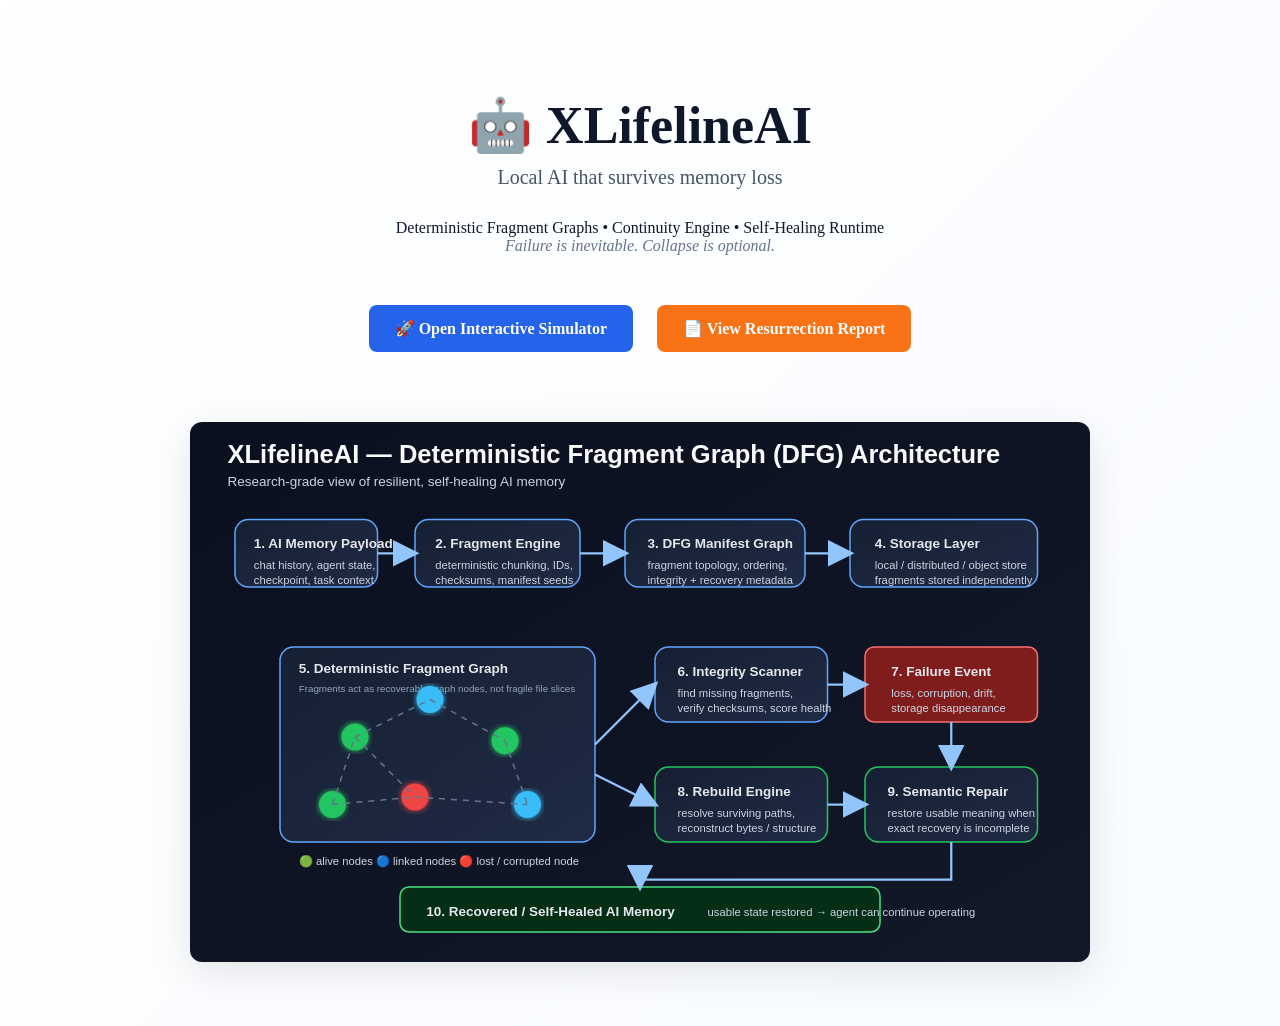
<file: docs/index.html>
<!DOCTYPE html>
<html lang="en">
<head>
<meta charset="UTF-8" />
<meta name="viewport" content="width=device-width, initial-scale=1.0" />
<title>XLifelineAI</title>

<style>
body {
  margin: 0;
  font-family: -apple-system, BlinkMacSystemFont, "Segoe UI", Roboto;
  background: linear-gradient(135deg, #ffffff, #f8fbff);
  color: #0f172a;
  text-align: center;
}

.container {
  max-width: 1000px;
  margin: auto;
  padding: 60px 20px;
}

h1 {
  font-size: 52px;
  margin-bottom: 10px;
}

.subtitle {
  font-size: 20px;
  color: #475569;
  margin-bottom: 30px;
}

.tagline {
  font-style: italic;
  color: #64748b;
  margin-bottom: 40px;
}

.buttons {
  margin: 40px 0;
}

.btn {
  display: inline-block;
  margin: 10px;
  padding: 14px 26px;
  border-radius: 8px;
  text-decoration: none;
  font-weight: 600;
  color: white;
  transition: 0.2s;
}

.btn-blue {
  background: #2563eb;
}

.btn-orange {
  background: #f97316;
}

.btn:hover {
  transform: translateY(-2px);
  opacity: 0.9;
}

.preview {
  margin-top: 60px;
}

.preview img {
  width: 100%;
  max-width: 900px;
  border-radius: 12px;
  box-shadow: 0 10px 40px rgba(0,0,0,0.1);
}
</style>

</head>

<body>

<div class="container">

<h1>🤖 XLifelineAI</h1>

<div class="subtitle">
Local AI that survives memory loss
</div>

<div>
Deterministic Fragment Graphs • Continuity Engine • Self-Healing Runtime
</div>

<div class="tagline">
Failure is inevitable. Collapse is optional.
</div>

<div class="buttons">
  <a class="btn btn-blue" href="./simulator/index.html">🚀 Open Interactive Simulator</a>
  <a class="btn btn-orange" href="./demo/resurrection_report.html">📄 View Resurrection Report</a>
</div>

<div class="preview">
  <img src="./dfg_architecture.svg" alt="Architecture Preview">
</div>

</div>

</body>
</html>
</file>
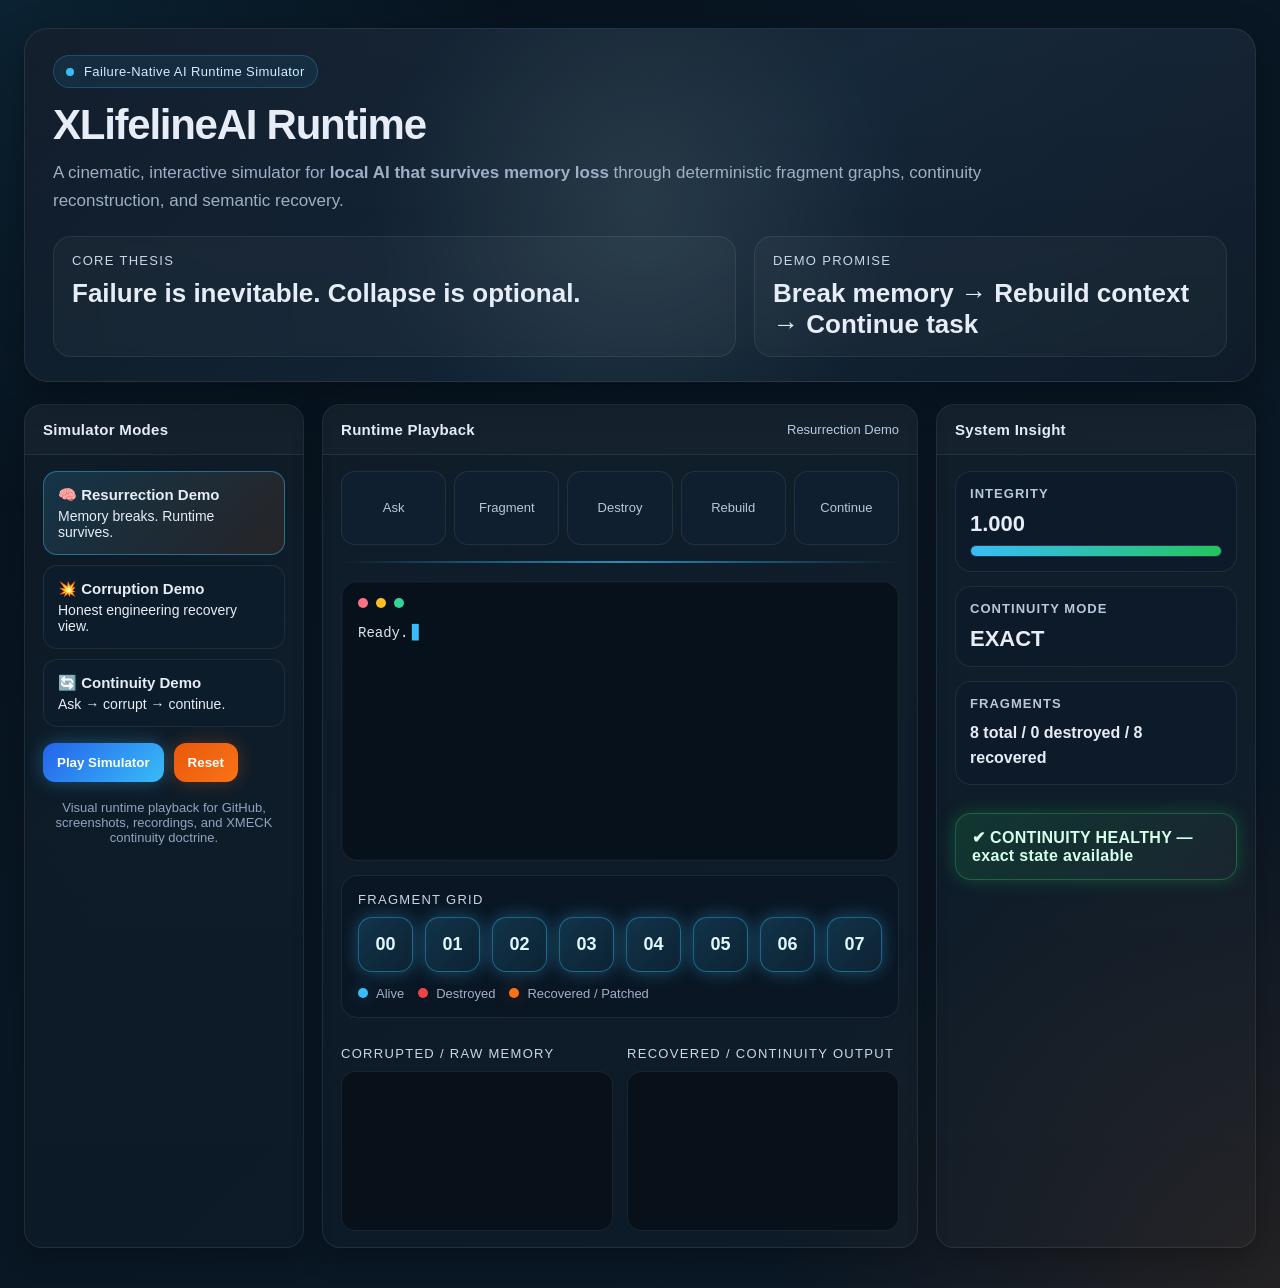
<file: docs/simulator/index.html>
<!DOCTYPE html>
<html lang="en">
<head>
  <meta charset="UTF-8" />
  <meta name="viewport" content="width=device-width, initial-scale=1.0" />
  <title>XLifelineAI Runtime Simulator</title>
  <link rel="stylesheet" href="./graph.css" />
</head>
<body>
  <div class="wrap">
    <section class="hero">
      <div class="eyebrow"><span class="pulse-dot"></span> Failure-Native AI Runtime Simulator</div>
      <h1>XLifelineAI Runtime</h1>
      <div class="sub">
        A cinematic, interactive simulator for <b>local AI that survives memory loss</b> through deterministic fragment graphs, continuity reconstruction, and semantic recovery.
      </div>

      <div class="hero-grid">
        <div class="mini-card">
          <div class="mini-title">Core Thesis</div>
          <div class="mini-value">Failure is inevitable. Collapse is optional.</div>
        </div>
        <div class="mini-card">
          <div class="mini-title">Demo Promise</div>
          <div class="mini-value">Break memory → Rebuild context → Continue task</div>
        </div>
      </div>
    </section>

    <div class="layout">
      <!-- LEFT -->
      <aside class="panel">
        <div class="panel-head">
          <div class="panel-title">Simulator Modes</div>
        </div>
        <div class="panel-body">
          <div class="modes">
            <button class="mode-btn active" data-mode="resurrection">
              <b>🧠 Resurrection Demo</b>
              Memory breaks. Runtime survives.
            </button>
            <button class="mode-btn" data-mode="corruption">
              <b>💥 Corruption Demo</b>
              Honest engineering recovery view.
            </button>
            <button class="mode-btn" data-mode="continuity">
              <b>🔄 Continuity Demo</b>
              Ask → corrupt → continue.
            </button>
          </div>

          <div class="action-bar">
            <button class="btn" id="playBtn">Play Simulator</button>
            <button class="btn secondary" id="resetBtn">Reset</button>
          </div>

          <div class="footer-note">
            Visual runtime playback for GitHub, screenshots, recordings, and XMECK continuity doctrine.
          </div>
        </div>
      </aside>

      <!-- CENTER -->
      <main class="panel">
        <div class="panel-head">
          <div class="panel-title">Runtime Playback</div>
          <div id="modeLabel" class="panel-tag">Resurrection Demo</div>
        </div>
        <div class="panel-body">
          <div class="timeline" id="timeline">
            <div class="step" data-step="0">Ask</div>
            <div class="step" data-step="1">Fragment</div>
            <div class="step" data-step="2">Destroy</div>
            <div class="step" data-step="3">Rebuild</div>
            <div class="step" data-step="4">Continue</div>
          </div>

          <div class="flow-line"></div>

          <div class="stack">
            <div class="terminal">
              <div class="term-head">
                <div class="term-dot red"></div>
                <div class="term-dot yellow"></div>
                <div class="term-dot green"></div>
              </div>
              <div class="term-line typing" id="terminalText">Ready.</div>
            </div>

            <div class="grid-wrap">
              <div class="mini-title">Fragment Grid</div>
              <div class="frag-grid" id="fragGrid"></div>
              <div class="legend">
                <span><i class="dot alive"></i> Alive</span>
                <span><i class="dot dead"></i> Destroyed</span>
                <span><i class="dot recovered"></i> Recovered / Patched</span>
              </div>
            </div>

            <div class="split">
              <div>
                <div class="mini-title">Corrupted / Raw Memory</div>
                <div class="codebox" id="rawBox"></div>
              </div>
              <div>
                <div class="mini-title">Recovered / Continuity Output</div>
                <div class="codebox" id="recoveredBox"></div>
              </div>
            </div>
          </div>
        </div>
      </main>

      <!-- RIGHT -->
      <aside class="panel">
        <div class="panel-head">
          <div class="panel-title">System Insight</div>
        </div>
        <div class="panel-body stack">
          <div class="stat">
            <h4>Integrity</h4>
            <div id="integrityText" class="stat-value">1.000</div>
            <div class="meter">
              <div id="integrityFill" class="meter-fill"></div>
            </div>
          </div>

          <div class="stat">
            <h4>Continuity Mode</h4>
            <div id="continuityMode" class="stat-value">EXACT</div>
          </div>

          <div class="stat">
            <h4>Fragments</h4>
            <div id="fragmentStats" class="stat-value small-value">8 total / 0 destroyed / 8 recovered</div>
          </div>

          <div class="status-banner ok" id="statusBanner">
            ✔ CONTINUITY HEALTHY — exact state available
          </div>
        </div>
      </aside>
    </div>
  </div>

  <script src="./simulator.js"></script>
</body>
</html>
</file>
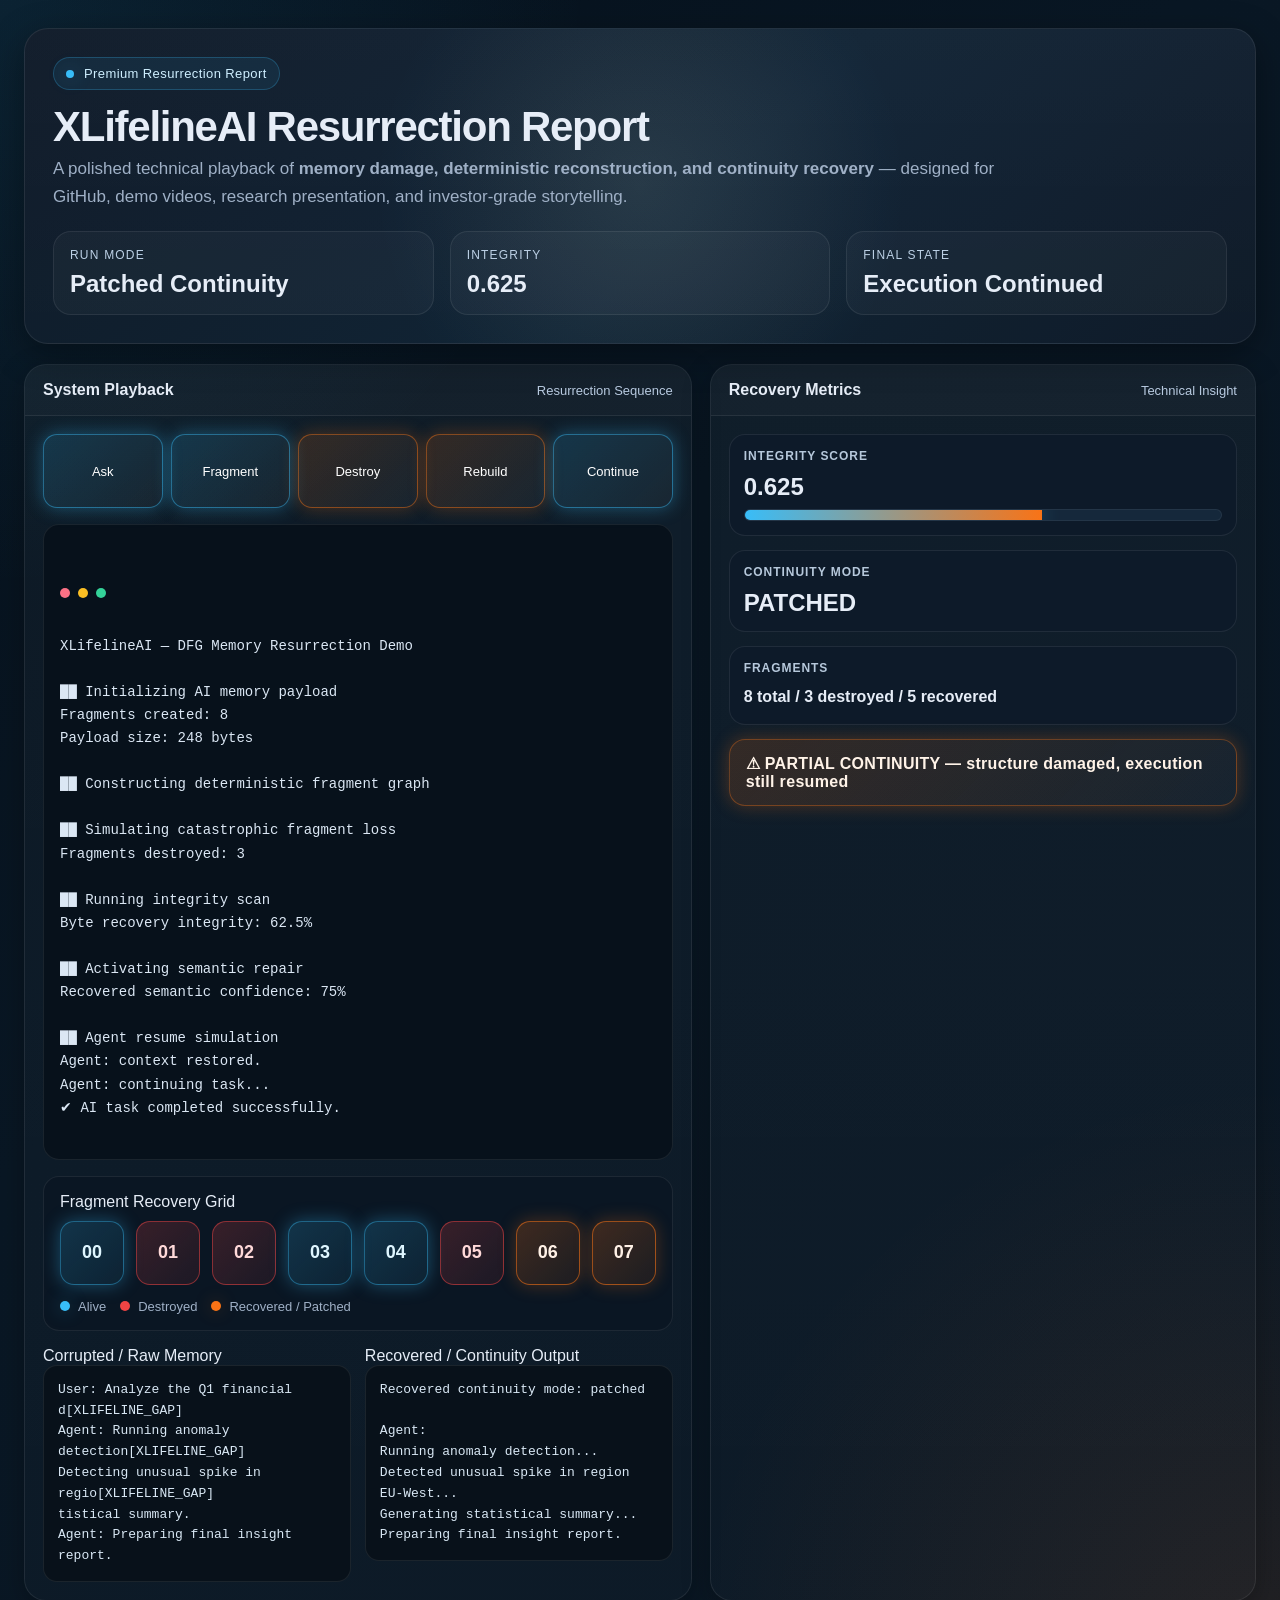
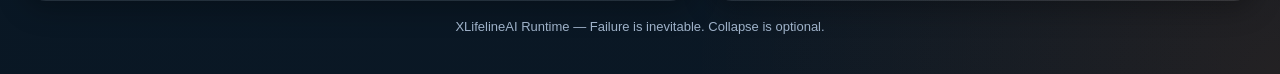
<file: docs/demo/resurrection_report.html>
<!DOCTYPE html>
<html lang="en">
<head>
  <meta charset="UTF-8" />
  <meta name="viewport" content="width=device-width, initial-scale=1.0" />
  <title>XLifelineAI Resurrection Report</title>
  <style>
    :root{
      --bg:#07111d;
      --panel:#0d1b2a;
      --panel2:#11263a;
      --text:#e6edf7;
      --muted:#9fb0c6;
      --blue:#38bdf8;
      --orange:#f97316;
      --green:#22c55e;
      --red:#ef4444;
      --border:rgba(255,255,255,.08);
      --glow-blue:0 0 18px rgba(56,189,248,.35);
      --glow-orange:0 0 18px rgba(249,115,22,.28);
      --glow-green:0 0 18px rgba(34,197,94,.28);
    }

    *{box-sizing:border-box}
    html,body{
      margin:0;
      padding:0;
      font-family:Inter,Segoe UI,Arial,sans-serif;
      color:var(--text);
      background:
        radial-gradient(circle at top left, rgba(56,189,248,.10), transparent 28%),
        radial-gradient(circle at bottom right, rgba(249,115,22,.10), transparent 28%),
        linear-gradient(135deg,#06111c 0%, #091724 40%, #0b1825 100%);
    }

    .wrap{
      max-width:1380px;
      margin:0 auto;
      padding:28px 24px 40px;
    }

    .hero{
      border:1px solid var(--border);
      border-radius:24px;
      background:
        linear-gradient(180deg, rgba(255,255,255,.03), rgba(255,255,255,.01)),
        linear-gradient(135deg, #0c1826, #0e2133 55%, #0c1826);
      box-shadow:0 10px 35px rgba(0,0,0,.35);
      padding:28px;
      position:relative;
      overflow:hidden;
      margin-bottom:20px;
    }

    .hero::before{
      content:"";
      position:absolute;
      inset:-25%;
      background:
        radial-gradient(circle, rgba(56,189,248,.10), transparent 28%),
        radial-gradient(circle, rgba(249,115,22,.08), transparent 26%);
      animation: drift 16s linear infinite;
      pointer-events:none;
    }

    @keyframes drift{
      0%{transform:translate(-4%,-2%) rotate(0deg)}
      50%{transform:translate(4%,2%) rotate(180deg)}
      100%{transform:translate(-4%,-2%) rotate(360deg)}
    }

    .eyebrow{
      display:inline-flex;
      align-items:center;
      gap:10px;
      padding:8px 12px;
      border:1px solid rgba(56,189,248,.25);
      border-radius:999px;
      background:rgba(56,189,248,.08);
      color:#cfefff;
      font-size:13px;
      letter-spacing:.4px;
      position:relative;
      z-index:1;
    }

    .pulse{
      width:8px;height:8px;border-radius:50%;
      background:var(--blue);
      box-shadow:var(--glow-blue);
      animation:pulse 1.6s infinite;
    }

    @keyframes pulse{
      0%,100%{transform:scale(1);opacity:1}
      50%{transform:scale(1.45);opacity:.6}
    }

    h1{
      margin:14px 0 6px;
      font-size:42px;
      line-height:1.08;
      letter-spacing:-.03em;
      position:relative;
      z-index:1;
    }

    .sub{
      color:var(--muted);
      font-size:17px;
      line-height:1.65;
      max-width:980px;
      position:relative;
      z-index:1;
    }

    .hero-grid{
      display:grid;
      grid-template-columns:1fr 1fr 1fr;
      gap:16px;
      margin-top:20px;
      position:relative;
      z-index:1;
    }

    .hero-card{
      border:1px solid var(--border);
      border-radius:18px;
      background:rgba(255,255,255,.03);
      padding:16px;
    }

    .hero-card .k{
      color:#bcd0e5;
      font-size:12px;
      letter-spacing:.1em;
      text-transform:uppercase;
      margin-bottom:8px;
    }

    .hero-card .v{
      font-size:24px;
      font-weight:700;
    }

    .grid{
      display:grid;
      grid-template-columns: 1.1fr .9fr;
      gap:18px;
      margin-bottom:18px;
    }

    .panel{
      border:1px solid var(--border);
      border-radius:22px;
      background:linear-gradient(180deg, rgba(255,255,255,.03), rgba(255,255,255,.015));
      box-shadow:0 8px 28px rgba(0,0,0,.28);
      overflow:hidden;
    }

    .panel-head{
      padding:16px 18px;
      border-bottom:1px solid var(--border);
      background:rgba(255,255,255,.02);
      display:flex;
      justify-content:space-between;
      align-items:center;
      gap:10px;
    }

    .panel-title{
      font-size:16px;
      font-weight:700;
    }

    .panel-tag{
      color:#b8cae0;
      font-size:13px;
    }

    .panel-body{
      padding:18px;
    }

    .timeline{
      display:grid;
      grid-template-columns: repeat(5, 1fr);
      gap:8px;
      margin-bottom:16px;
    }

    .step{
      min-height:74px;
      border-radius:14px;
      border:1px solid var(--border);
      background:#0f1f30;
      color:#b7c7da;
      display:flex;
      align-items:center;
      justify-content:center;
      text-align:center;
      font-size:13px;
      padding:10px;
    }

    .step.active{
      color:#fff;
      border-color:rgba(56,189,248,.45);
      background:linear-gradient(135deg, rgba(56,189,248,.16), rgba(255,255,255,.04));
      box-shadow:var(--glow-blue);
    }

    .step.warn{
      border-color:rgba(249,115,22,.45);
      background:linear-gradient(135deg, rgba(249,115,22,.16), rgba(255,255,255,.04));
      box-shadow:var(--glow-orange);
      color:#fff;
    }

    .terminal{
      border:1px solid rgba(255,255,255,.08);
      background:#07111b;
      border-radius:16px;
      padding:16px;
      min-height:260px;
      font-family:ui-monospace,SFMono-Regular,Menlo,Consolas,monospace;
      font-size:14px;
      line-height:1.65;
      white-space:pre-wrap;
      color:#dbe7f4;
    }

    .term-head{
      display:flex;
      gap:8px;
      margin-bottom:14px;
    }

    .term-dot{width:10px;height:10px;border-radius:50%}
    .term-dot.red{background:#fb7185}
    .term-dot.yellow{background:#fbbf24}
    .term-dot.green{background:#34d399}

    .frag-area{
      border:1px solid rgba(255,255,255,.08);
      background:#0a1623;
      border-radius:16px;
      padding:16px;
      margin-top:16px;
    }

    .frag-grid{
      display:grid;
      grid-template-columns:repeat(8, 1fr);
      gap:12px;
      margin-top:10px;
    }

    .frag{
      aspect-ratio:1/1;
      border-radius:14px;
      display:flex;
      align-items:center;
      justify-content:center;
      font-weight:700;
      font-size:18px;
      border:1px solid rgba(255,255,255,.08);
      background:#102236;
      color:#b6c7d9;
    }

    .frag.alive{
      background:linear-gradient(135deg, rgba(56,189,248,.18), rgba(56,189,248,.08));
      border-color:rgba(56,189,248,.4);
      color:#dff6ff;
      box-shadow:var(--glow-blue);
    }

    .frag.dead{
      background:linear-gradient(135deg, rgba(239,68,68,.20), rgba(239,68,68,.08));
      border-color:rgba(239,68,68,.5);
      color:#ffd9d9;
      animation: deadBlink 1.8s infinite;
    }

    .frag.recovered{
      background:linear-gradient(135deg, rgba(249,115,22,.22), rgba(249,115,22,.08));
      border-color:rgba(249,115,22,.55);
      color:#fff1e6;
      box-shadow:var(--glow-orange);
      animation: recoverPulse 1.7s infinite;
    }

    @keyframes deadBlink{
      0%,100%{opacity:1}
      50%{opacity:.55}
    }

    @keyframes recoverPulse{
      0%,100%{transform:scale(1)}
      50%{transform:scale(1.08)}
    }

    .legend{
      display:flex;
      flex-wrap:wrap;
      gap:14px;
      margin-top:14px;
      color:var(--muted);
      font-size:13px;
    }

    .legend span{
      display:inline-flex;
      align-items:center;
      gap:8px;
    }

    .dot{
      width:10px;height:10px;border-radius:50%;
      display:inline-block;
    }

    .dot.alive{background:var(--blue); box-shadow:var(--glow-blue)}
    .dot.dead{background:var(--red)}
    .dot.recovered{background:var(--orange); box-shadow:var(--glow-orange)}

    .stack{
      display:flex;
      flex-direction:column;
      gap:14px;
    }

    .stat{
      border:1px solid rgba(255,255,255,.08);
      border-radius:16px;
      padding:14px;
      background:#0d1a29;
    }

    .stat h4{
      margin:0 0 10px 0;
      font-size:12px;
      color:#b6c8db;
      text-transform:uppercase;
      letter-spacing:.08em;
    }

    .stat-value{
      font-size:24px;
      font-weight:700;
    }

    .small-value{
      font-size:16px;
      font-weight:600;
      line-height:1.55;
    }

    .meter{
      height:12px;
      background:#15283b;
      border-radius:999px;
      overflow:hidden;
      border:1px solid rgba(255,255,255,.06);
      margin-top:8px;
    }

    .meter-fill{
      height:100%;
      width:62.5%;
      background:linear-gradient(90deg,#38bdf8,#f97316);
      box-shadow:var(--glow-blue);
    }

    .status-banner{
      padding:14px 16px;
      border-radius:16px;
      font-weight:700;
      letter-spacing:.02em;
      border:1px solid rgba(249,115,22,.35);
      background:linear-gradient(135deg, rgba(249,115,22,.16), rgba(255,255,255,.03));
      box-shadow:var(--glow-orange);
      color:#fff3e8;
    }

    .split{
      display:grid;
      grid-template-columns:1fr 1fr;
      gap:14px;
      margin-top:16px;
    }

    .codebox{
      border:1px solid rgba(255,255,255,.08);
      background:#08111a;
      border-radius:14px;
      padding:14px;
      min-height:180px;
      font-family:ui-monospace,SFMono-Regular,Menlo,Consolas,monospace;
      font-size:13px;
      line-height:1.6;
      color:#d9e8f5;
      white-space:pre-wrap;
    }

    .footer{
      margin-top:18px;
      text-align:center;
      color:#9eb1c8;
      font-size:13px;
    }

    @media (max-width: 1100px){
      .grid{grid-template-columns:1fr}
      .hero-grid{grid-template-columns:1fr}
      .split{grid-template-columns:1fr}
    }
  </style>
</head>
<body>
  <div class="wrap">
    <section class="hero">
      <div class="eyebrow"><span class="pulse"></span> Premium Resurrection Report</div>
      <h1>XLifelineAI Resurrection Report</h1>
      <div class="sub">
        A polished technical playback of <b>memory damage, deterministic reconstruction, and continuity recovery</b> — designed for GitHub, demo videos, research presentation, and investor-grade storytelling.
      </div>

      <div class="hero-grid">
        <div class="hero-card">
          <div class="k">Run Mode</div>
          <div class="v">Patched Continuity</div>
        </div>
        <div class="hero-card">
          <div class="k">Integrity</div>
          <div class="v">0.625</div>
        </div>
        <div class="hero-card">
          <div class="k">Final State</div>
          <div class="v">Execution Continued</div>
        </div>
      </div>
    </section>

    <div class="grid">
      <section class="panel">
        <div class="panel-head">
          <div class="panel-title">System Playback</div>
          <div class="panel-tag">Resurrection Sequence</div>
        </div>
        <div class="panel-body">
          <div class="timeline">
            <div class="step active">Ask</div>
            <div class="step active">Fragment</div>
            <div class="step warn">Destroy</div>
            <div class="step warn">Rebuild</div>
            <div class="step active">Continue</div>
          </div>

          <div class="terminal">
            <div class="term-head">
              <div class="term-dot red"></div>
              <div class="term-dot yellow"></div>
              <div class="term-dot green"></div>
            </div>
XLifelineAI — DFG Memory Resurrection Demo

██ Initializing AI memory payload
Fragments created: 8
Payload size: 248 bytes

██ Constructing deterministic fragment graph

██ Simulating catastrophic fragment loss
Fragments destroyed: 3

██ Running integrity scan
Byte recovery integrity: 62.5%

██ Activating semantic repair
Recovered semantic confidence: 75%

██ Agent resume simulation
Agent: context restored.
Agent: continuing task...
✔ AI task completed successfully.
          </div>

          <div class="frag-area">
            <div class="mini-title">Fragment Recovery Grid</div>
            <div class="frag-grid">
              <div class="frag alive">00</div>
              <div class="frag dead">01</div>
              <div class="frag dead">02</div>
              <div class="frag alive">03</div>
              <div class="frag alive">04</div>
              <div class="frag dead">05</div>
              <div class="frag recovered">06</div>
              <div class="frag recovered">07</div>
            </div>
            <div class="legend">
              <span><i class="dot alive"></i> Alive</span>
              <span><i class="dot dead"></i> Destroyed</span>
              <span><i class="dot recovered"></i> Recovered / Patched</span>
            </div>
          </div>

          <div class="split">
            <div>
              <div class="mini-title">Corrupted / Raw Memory</div>
              <div class="codebox">User: Analyze the Q1 financial d[XLIFELINE_GAP]
Agent: Running anomaly detection[XLIFELINE_GAP]
Detecting unusual spike in regio[XLIFELINE_GAP]
tistical summary.
Agent: Preparing final insight report.</div>
            </div>
            <div>
              <div class="mini-title">Recovered / Continuity Output</div>
              <div class="codebox">Recovered continuity mode: patched

Agent:
Running anomaly detection...
Detected unusual spike in region EU-West...
Generating statistical summary...
Preparing final insight report.</div>
            </div>
          </div>
        </div>
      </section>

      <aside class="panel">
        <div class="panel-head">
          <div class="panel-title">Recovery Metrics</div>
          <div class="panel-tag">Technical Insight</div>
        </div>
        <div class="panel-body stack">
          <div class="stat">
            <h4>Integrity Score</h4>
            <div class="stat-value">0.625</div>
            <div class="meter"><div class="meter-fill"></div></div>
          </div>

          <div class="stat">
            <h4>Continuity Mode</h4>
            <div class="stat-value">PATCHED</div>
          </div>

          <div class="stat">
            <h4>Fragments</h4>
            <div class="stat-value small-value">8 total / 3 destroyed / 5 recovered</div>
          </div>

          <div class="status-banner">
            ⚠ PARTIAL CONTINUITY — structure damaged, execution still resumed
          </div>
        </div>
      </aside>
    </div>

    <div class="footer">
      XLifelineAI Runtime — Failure is inevitable. Collapse is optional.
    </div>
  </div>
</body>
</html>
</file>
<file: docs/simulator/graph.css>
:root{
  --bg:#07111d;
  --panel:#0d1b2a;
  --panel-2:#11263a;
  --text:#e6edf7;
  --muted:#9fb0c6;
  --blue:#38bdf8;
  --orange:#f97316;
  --green:#22c55e;
  --red:#ef4444;
  --border:rgba(255,255,255,.08);
  --glow-blue:0 0 18px rgba(56,189,248,.35);
  --glow-orange:0 0 18px rgba(249,115,22,.28);
  --glow-green:0 0 18px rgba(34,197,94,.28);
  --radius:18px;
}

*{box-sizing:border-box}

html,body{
  margin:0;
  padding:0;
  background:
    radial-gradient(circle at top left, rgba(56,189,248,.10), transparent 28%),
    radial-gradient(circle at bottom right, rgba(249,115,22,.10), transparent 28%),
    linear-gradient(135deg,#06111c 0%, #091724 40%, #0b1825 100%);
  color:var(--text);
  font-family: Inter, Segoe UI, Arial, sans-serif;
  min-height:100%;
}

.wrap{
  max-width:1440px;
  margin:0 auto;
  padding:28px 24px 40px;
}

.hero{
  position:relative;
  overflow:hidden;
  border:1px solid var(--border);
  border-radius:24px;
  background:
    linear-gradient(180deg, rgba(255,255,255,.03), rgba(255,255,255,.01)),
    linear-gradient(135deg, #0c1826, #0e2133 55%, #0c1826);
  box-shadow:0 10px 35px rgba(0,0,0,.35);
  padding:26px 28px 24px;
  margin-bottom:22px;
}

.hero::before{
  content:"";
  position:absolute;
  inset:-20%;
  background:
    radial-gradient(circle, rgba(56,189,248,.10), transparent 30%),
    radial-gradient(circle, rgba(249,115,22,.08), transparent 28%);
  animation:drift 16s linear infinite;
  pointer-events:none;
}

@keyframes drift{
  0%{transform:translate(-4%, -2%) rotate(0deg)}
  50%{transform:translate(4%, 2%) rotate(180deg)}
  100%{transform:translate(-4%, -2%) rotate(360deg)}
}

.eyebrow{
  display:inline-flex;
  align-items:center;
  gap:10px;
  padding:8px 12px;
  border:1px solid rgba(56,189,248,.25);
  border-radius:999px;
  background:rgba(56,189,248,.08);
  color:#cfefff;
  font-size:13px;
  letter-spacing:.4px;
  margin-bottom:14px;
  position:relative;
  z-index:1;
}

.pulse-dot{
  width:8px;height:8px;border-radius:50%;
  background:var(--blue);
  box-shadow:var(--glow-blue);
  animation:pulse 1.6s infinite;
}

@keyframes pulse{
  0%,100%{transform:scale(1);opacity:1}
  50%{transform:scale(1.45);opacity:.6}
}

h1{
  margin:0;
  font-size:42px;
  line-height:1.08;
  letter-spacing:-.03em;
  position:relative;
  z-index:1;
}

.sub{
  margin-top:12px;
  color:var(--muted);
  font-size:17px;
  max-width:980px;
  line-height:1.6;
  position:relative;
  z-index:1;
}

.hero-grid{
  display:grid;
  grid-template-columns:1.3fr .9fr;
  gap:18px;
  margin-top:22px;
  position:relative;
  z-index:1;
}

.mini-card{
  border:1px solid var(--border);
  border-radius:18px;
  background:rgba(255,255,255,.03);
  padding:16px 18px;
  min-height:110px;
  backdrop-filter:blur(4px);
}

.mini-title{
  font-size:13px;
  color:#c8d7e8;
  text-transform:uppercase;
  letter-spacing:.1em;
  margin-bottom:10px;
}

.mini-value{
  font-size:26px;
  font-weight:700;
}

.layout{
  display:grid;
  grid-template-columns:280px 1fr 320px;
  gap:18px;
}

.panel{
  background:linear-gradient(180deg, rgba(255,255,255,.03), rgba(255,255,255,.015));
  border:1px solid var(--border);
  border-radius:var(--radius);
  box-shadow:0 8px 28px rgba(0,0,0,.28);
  overflow:hidden;
}

.panel-head{
  padding:16px 18px;
  border-bottom:1px solid var(--border);
  display:flex;
  align-items:center;
  justify-content:space-between;
  gap:12px;
  background:rgba(255,255,255,.02);
}

.panel-title{
  font-size:15px;
  font-weight:700;
  letter-spacing:.02em;
}

.panel-tag{
  color:#b8cae0;
  font-size:13px;
}

.panel-body{
  padding:16px 18px;
}

.modes{
  display:flex;
  flex-direction:column;
  gap:10px;
}

.mode-btn{
  width:100%;
  text-align:left;
  border:1px solid rgba(255,255,255,.08);
  background:#0d1c2a;
  color:var(--text);
  padding:14px 14px;
  border-radius:14px;
  cursor:pointer;
  transition:.2s ease;
  font-size:14px;
}

.mode-btn:hover{
  border-color:rgba(56,189,248,.35);
  transform:translateY(-1px);
  box-shadow:var(--glow-blue);
}

.mode-btn.active{
  background:linear-gradient(135deg, rgba(56,189,248,.16), rgba(249,115,22,.10));
  border-color:rgba(56,189,248,.45);
}

.mode-btn b{
  display:block;
  margin-bottom:4px;
  font-size:15px;
}

.action-bar{
  display:flex;
  gap:10px;
  flex-wrap:wrap;
  margin-top:16px;
}

.btn{
  border:none;
  border-radius:12px;
  padding:12px 14px;
  font-weight:700;
  cursor:pointer;
  color:white;
  background:linear-gradient(135deg, #2563eb, #38bdf8);
  box-shadow:var(--glow-blue);
  transition:.2s ease;
}

.btn:hover{
  transform:translateY(-1px);
}

.btn.secondary{
  background:linear-gradient(135deg, #ea580c, #f97316);
  box-shadow:var(--glow-orange);
}

.stack{
  display:flex;
  flex-direction:column;
  gap:14px;
}

.timeline{
  display:grid;
  grid-template-columns:repeat(5, 1fr);
  gap:8px;
  margin-bottom:16px;
}

.step{
  position:relative;
  border:1px solid var(--border);
  background:#0f1f30;
  border-radius:14px;
  padding:12px 10px;
  text-align:center;
  color:#b7c7da;
  font-size:13px;
  min-height:74px;
  display:flex;
  align-items:center;
  justify-content:center;
  transition:.25s ease;
  overflow:hidden;
}

.step.active{
  color:#fff;
  border-color:rgba(56,189,248,.5);
  box-shadow:var(--glow-blue);
  background:linear-gradient(135deg, rgba(56,189,248,.16), rgba(255,255,255,.04));
}

.step.done{
  border-color:rgba(34,197,94,.35);
  box-shadow:var(--glow-green);
}

.step.active.orange{
  border-color:rgba(249,115,22,.5);
  box-shadow:var(--glow-orange);
  background:linear-gradient(135deg, rgba(249,115,22,.16), rgba(255,255,255,.04));
}

.flow-line{
  height:2px;
  background:linear-gradient(90deg, transparent, rgba(56,189,248,.7), transparent);
  margin:10px 0 18px;
  position:relative;
  overflow:hidden;
}

.flow-line::after{
  content:"";
  position:absolute;
  top:0;left:-20%;
  width:20%;
  height:100%;
  background:linear-gradient(90deg, transparent, #fff, transparent);
  opacity:.5;
  animation:scan 2.5s linear infinite;
}

@keyframes scan{
  to{left:120%}
}

.terminal{
  border:1px solid rgba(255,255,255,.08);
  background:#07111b;
  border-radius:16px;
  padding:16px;
  min-height:280px;
  box-shadow:inset 0 0 0 1px rgba(255,255,255,.02);
  position:relative;
  overflow:hidden;
}

.term-head{
  display:flex;
  gap:8px;
  margin-bottom:14px;
}

.term-dot{
  width:10px;height:10px;border-radius:50%;
}
.term-dot.red{background:#fb7185}
.term-dot.yellow{background:#fbbf24}
.term-dot.green{background:#34d399}

.term-line{
  font-family: ui-monospace, SFMono-Regular, Menlo, Consolas, monospace;
  font-size:14px;
  line-height:1.65;
  color:#dbe7f4;
  white-space:pre-wrap;
}

.typing::after{
  content:"▋";
  color:var(--blue);
  animation:blink 1s infinite;
  margin-left:4px;
}

@keyframes blink{
  0%,50%{opacity:1}
  50.01%,100%{opacity:0}
}

.grid-wrap{
  border:1px solid rgba(255,255,255,.08);
  border-radius:16px;
  padding:16px;
  background:#0a1623;
}

.frag-grid{
  display:grid;
  grid-template-columns:repeat(8, 1fr);
  gap:12px;
  margin-top:8px;
}

.frag{
  aspect-ratio:1/1;
  border-radius:14px;
  display:flex;
  align-items:center;
  justify-content:center;
  font-weight:700;
  font-size:18px;
  border:1px solid rgba(255,255,255,.08);
  background:#102236;
  color:#b6c7d9;
  position:relative;
  overflow:hidden;
  transition:.25s ease;
}

.frag.alive{
  background:linear-gradient(135deg, rgba(56,189,248,.18), rgba(56,189,248,.08));
  border-color:rgba(56,189,248,.4);
  color:#dff6ff;
  box-shadow:var(--glow-blue);
}

.frag.dead{
  background:linear-gradient(135deg, rgba(239,68,68,.20), rgba(239,68,68,.08));
  border-color:rgba(239,68,68,.5);
  color:#ffd9d9;
  box-shadow:0 0 18px rgba(239,68,68,.25);
  animation:deadBlink 1.8s infinite;
}

.frag.recovered{
  background:linear-gradient(135deg, rgba(249,115,22,.22), rgba(249,115,22,.08));
  border-color:rgba(249,115,22,.55);
  color:#fff1e6;
  box-shadow:var(--glow-orange);
  animation:recoverPulse 1.6s infinite;
}

@keyframes deadBlink{
  0%,100%{opacity:1}
  50%{opacity:.55}
}

@keyframes recoverPulse{
  0%,100%{transform:scale(1)}
  50%{transform:scale(1.08)}
}

.legend{
  display:flex;
  flex-wrap:wrap;
  gap:14px;
  margin-top:14px;
  color:var(--muted);
  font-size:13px;
}

.legend span{
  display:inline-flex;
  align-items:center;
  gap:8px;
}

.dot{
  width:10px;height:10px;border-radius:50%;
  display:inline-block;
}

.dot.alive{background:var(--blue); box-shadow:var(--glow-blue)}
.dot.dead{background:var(--red)}
.dot.recovered{background:var(--orange); box-shadow:var(--glow-orange)}

.stat{
  border:1px solid rgba(255,255,255,.08);
  border-radius:16px;
  padding:14px;
  background:#0d1a29;
}

.stat h4{
  margin:0 0 10px 0;
  font-size:13px;
  color:#b6c8db;
  text-transform:uppercase;
  letter-spacing:.08em;
}

.stat-value{
  font-size:22px;
  font-weight:700;
}

.small-value{
  font-size:16px;
  font-weight:600;
  line-height:1.55;
}

.meter{
  height:12px;
  background:#15283b;
  border-radius:999px;
  overflow:hidden;
  border:1px solid rgba(255,255,255,.06);
  margin-top:8px;
}

.meter-fill{
  height:100%;
  width:100%;
  background:linear-gradient(90deg, #38bdf8, #22c55e);
  box-shadow:var(--glow-blue);
  transition:width .5s ease, background .5s ease;
}

.status-banner{
  margin-top:14px;
  padding:14px 16px;
  border-radius:16px;
  font-weight:700;
  letter-spacing:.02em;
  border:1px solid rgba(255,255,255,.08);
  background:#102233;
}

.status-banner.ok{
  color:#d6ffea;
  border-color:rgba(34,197,94,.35);
  background:linear-gradient(135deg, rgba(34,197,94,.16), rgba(255,255,255,.03));
  box-shadow:var(--glow-green);
}

.status-banner.warn{
  color:#fff3e8;
  border-color:rgba(249,115,22,.35);
  background:linear-gradient(135deg, rgba(249,115,22,.16), rgba(255,255,255,.03));
  box-shadow:var(--glow-orange);
}

.status-banner.bad{
  color:#ffe6e6;
  border-color:rgba(239,68,68,.35);
  background:linear-gradient(135deg, rgba(239,68,68,.16), rgba(255,255,255,.03));
}

.split{
  display:grid;
  grid-template-columns:1fr 1fr;
  gap:14px;
  margin-top:14px;
}

.codebox{
  border:1px solid rgba(255,255,255,.08);
  background:#08111a;
  border-radius:14px;
  padding:14px;
  min-height:160px;
  font-family: ui-monospace, SFMono-Regular, Menlo, Consolas, monospace;
  font-size:13px;
  line-height:1.6;
  color:#d9e8f5;
  white-space:pre-wrap;
}

.footer-note{
  margin-top:18px;
  color:#90a5bd;
  font-size:13px;
  text-align:center;
}

@media (max-width:1200px){
  .layout{grid-template-columns:1fr}
  .hero-grid{grid-template-columns:1fr}
}
</file>
